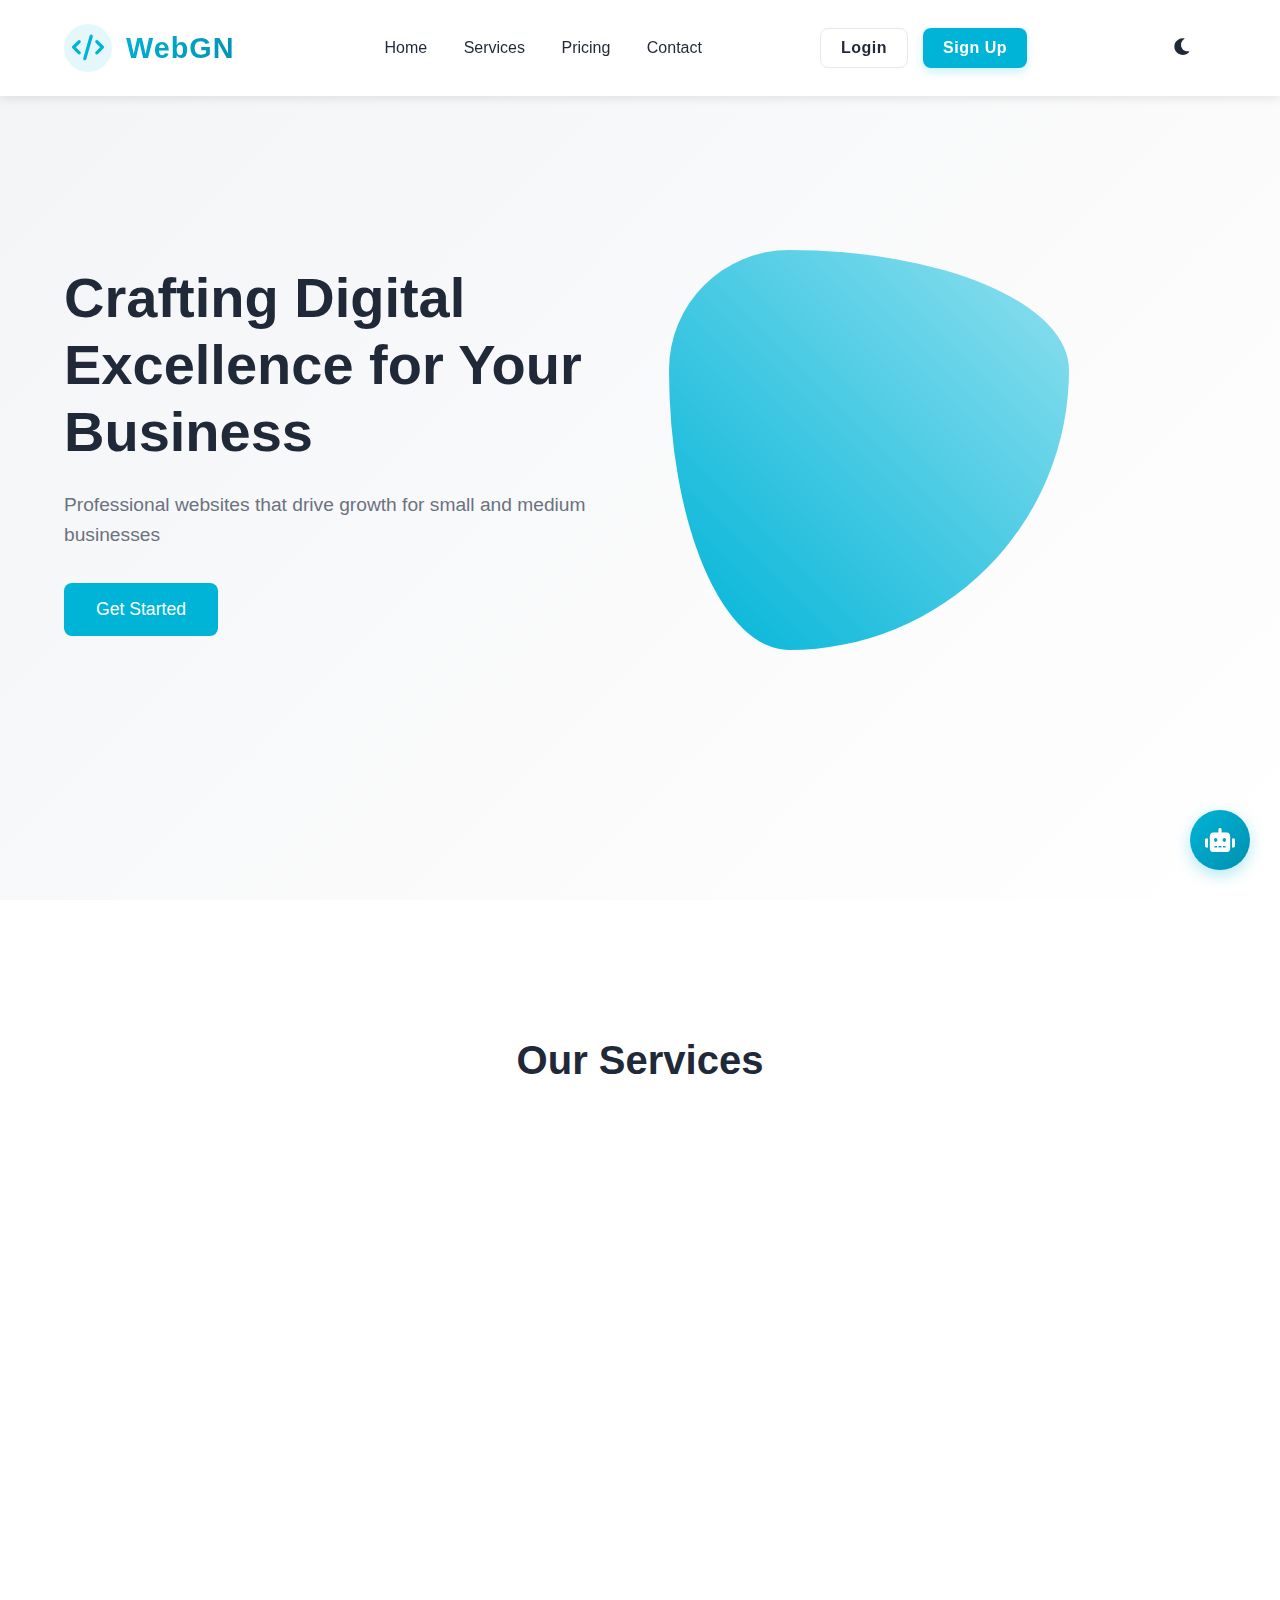
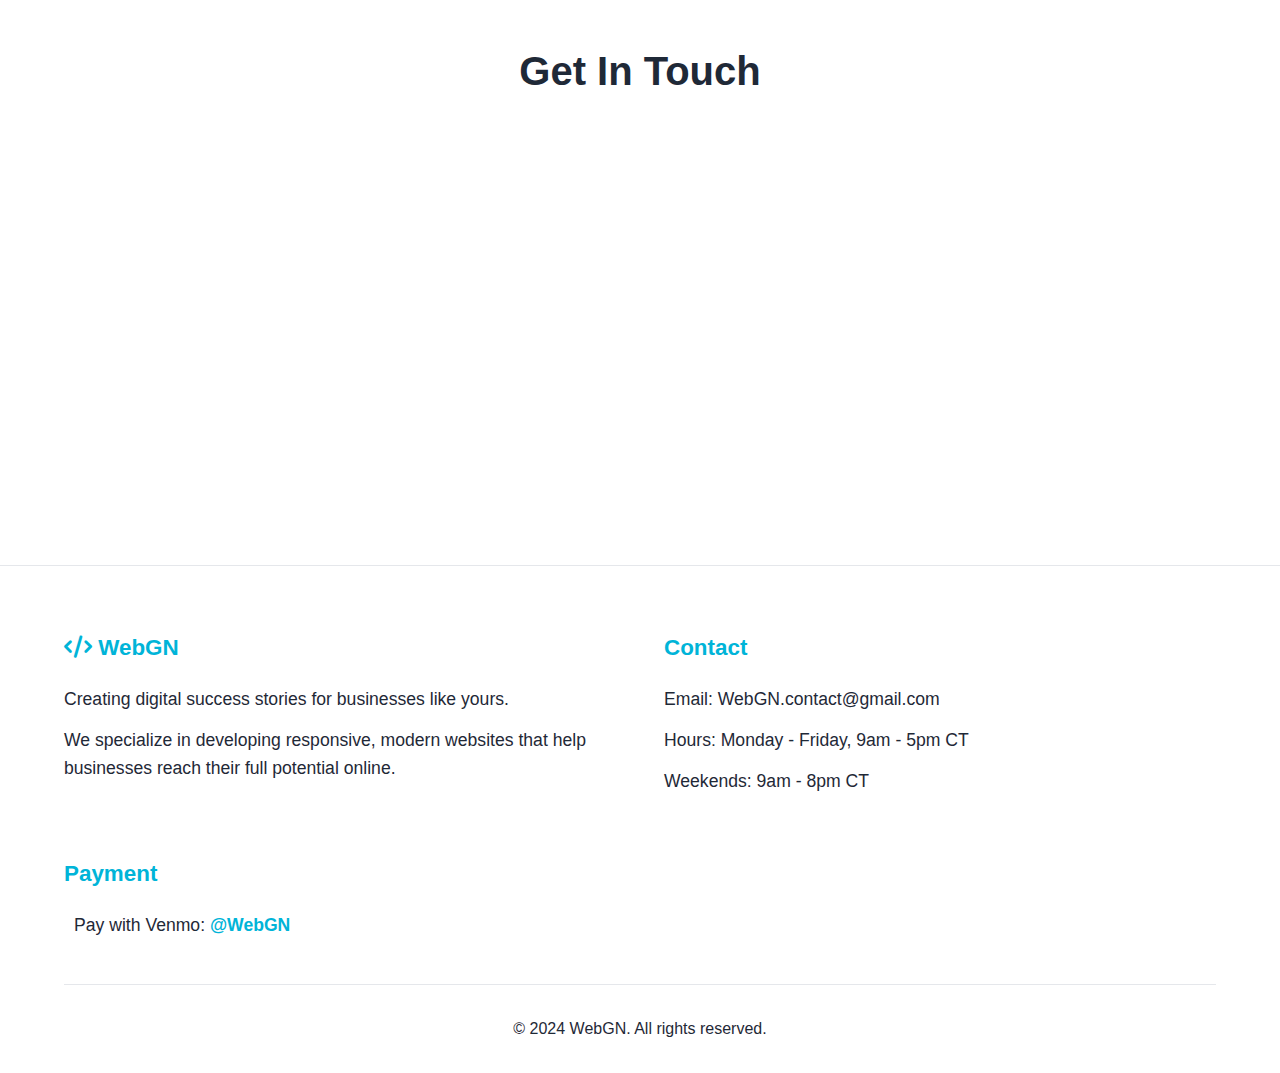
<file: index.html>
<!DOCTYPE html>
<html lang="en">
<head>
    <meta charset="UTF-8">
    <meta name="viewport" content="width=device-width, initial-scale=1.0">
    <title>WebGN - Professional Web Solutions</title>
    <link rel="icon" type="image/svg+xml" href="[data-uri]">
    <link rel="stylesheet" href="styles.css">
    <link rel="stylesheet" href="https://cdnjs.cloudflare.com/ajax/libs/font-awesome/6.0.0/css/all.min.css">
</head>
<body>
    <nav class="navbar">
        <a href="index.html" class="logo-link">
            <div class="logo">
                <i class="fas fa-code"></i>
                <span>WebGN</span>
            </div>
        </a>
        <div class="nav-links">
            <a href="#home">Home</a>
            <a href="#services">Services</a>
            <a href="pricing.html" class="pricing-btn">Pricing</a>
            <a href="#contact">Contact</a>
        </div>
        <div class="auth-buttons">
            <button id="login-btn" class="auth-btn login-btn">Login</button>
            <button id="signup-btn" class="auth-btn signup-btn">Sign Up</button>
        </div>
        <button class="theme-toggle" aria-label="Toggle dark mode">
            <i class="fas fa-moon"></i>
        </button>
        <div class="menu-btn">
            <div class="bar"></div>
            <div class="bar"></div>
            <div class="bar"></div>
        </div>
    </nav>

    <section id="home" class="hero">
        <div class="hero-content">
            <h1>Crafting Digital Excellence for Your Business</h1>
            <p>Professional websites that drive growth for small and medium businesses</p>
            <a href="pricing.html"><button class="cta-button">Get Started</button></a>
        </div>
        <div class="hero-image">
            <div class="geometric-shape"></div>
        </div>
    </section>

    <section id="services" class="services">
        <h2>Our Services</h2>
        <div class="service-cards">
            <div class="service-card" data-aos="fade-up">
                <i class="fas fa-laptop-code"></i>
                <h3>Web Design</h3>
                <p>Custom-designed websites that reflect your brand identity</p>
            </div>
            <div class="service-card" data-aos="fade-up">
                <i class="fas fa-heart"></i>
                <h3>Customer Satisfaction</h3>
                <p>Customer satisfaction is our top priority</p>
            </div>
            <div class="service-card" data-aos="fade-up">
                <i class="fas fa-chart-line"></i>
                <h3>Potential Sales Boost</h3>
                <p>Boost your online visibility and reach more customers</p>
            </div>
        </div>
    </section>

    <section id="contact" class="contact">
        <h2>Get In Touch</h2>
        <div class="contact-container">
            <div class="contact-message">
                <p>To purchase our products or inquire about our services, please email us at:</p>
                <p class="contact-email"><i class="fas fa-envelope"></i> WebGN.contact@gmail.com</p>
                <p>We'll respond to your inquiry as soon as possible.</p>
            </div>
        </div>
    </section>

    <footer>
        <div class="footer-content">
            <div class="footer-section">
                <h3><i class="fas fa-code"></i> WebGN</h3>
                <p>Creating digital success stories for businesses like yours.</p>
                <p>We specialize in developing responsive, modern websites that help businesses reach their full potential online.</p>
            </div>
            <div class="footer-section">
                <h3>Contact</h3>
                <p>Email: WebGN.contact@gmail.com</p>
                <p>Hours: Monday - Friday, 9am - 5pm CT</p>
                <p>Weekends: 9am - 8pm CT</p>
            </div>
            <div class="footer-section">
                <h3>Payment</h3>
                <div class="venmo-container">
                    <i class="fab fa-venmo"></i>
                    <p>Pay with Venmo: <span class="venmo-id">@WebGN</span></p>
                </div>
            </div>
        </div>
        <div class="footer-bottom">
            <p>&copy; 2024 WebGN. All rights reserved.</p>
        </div>
    </footer>

    <!-- Login Modal -->
    <div id="login-modal" class="modal">
        <div class="modal-content">
            <span class="close-modal">&times;</span>
            <h2>Login</h2>
            <form id="login-form" class="auth-form">
                <div class="form-group">
                    <i class="fas fa-envelope"></i>
                    <input type="email" id="login-email" placeholder="Email Address" required>
                </div>
                <div class="form-group">
                    <i class="fas fa-lock"></i>
                    <input type="password" id="login-password" placeholder="Password" required>
                </div>
                <div class="form-options">
                    <label>
                        <input type="checkbox"> Remember me
                    </label>
                    <a href="#" class="forgot-password">Forgot Password?</a>
                </div>
                <button type="submit" class="submit-btn">
                    <span>Login</span>
                    <i class="fas fa-sign-in-alt"></i>
                </button>
                <p class="form-switch">Don't have an account? <a href="#" id="switch-to-signup">Sign up</a></p>
            </form>
        </div>
    </div>

    <!-- Signup Modal -->
    <div id="signup-modal" class="modal">
        <div class="modal-content">
            <span class="close-modal">&times;</span>
            <h2>Create Account</h2>
            <form id="signup-form" class="auth-form">
                <div class="form-group">
                    <i class="fas fa-user"></i>
                    <input type="text" id="signup-name" placeholder="Full Name" required>
                </div>
                <div class="form-group">
                    <i class="fas fa-envelope"></i>
                    <input type="email" id="signup-email" placeholder="Email Address" required>
                </div>
                <div class="form-group">
                    <i class="fas fa-lock"></i>
                    <input type="password" id="signup-password" placeholder="Password" required>
                </div>
                <div class="form-group">
                    <i class="fas fa-lock"></i>
                    <input type="password" id="signup-confirm-password" placeholder="Confirm Password" required>
                </div>
                <button type="submit" class="submit-btn">
                    <span>Create Account</span>
                    <i class="fas fa-user-plus"></i>
                </button>
                <p class="form-switch">Already have an account? <a href="#" id="switch-to-login">Login</a></p>
            </form>
        </div>
    </div>
    
    <!-- AI Assistant Chat Widget -->
    <div class="ai-assistant-container">
        <div class="ai-chat-widget" id="ai-chat-widget">
            <div class="ai-chat-header">
                <div class="ai-chat-title">
                    <i class="fas fa-robot"></i>
                    <span>WebGN Assistant</span>
                </div>
                <div class="ai-chat-controls">
                    <button class="ai-chat-minimize"><i class="fas fa-minus"></i></button>
                    <button class="ai-chat-close"><i class="fas fa-times"></i></button>
                </div>
            </div>
            <div class="ai-chat-messages" id="ai-chat-messages">
                <div class="ai-message">
                    <div class="ai-avatar">
                        <i class="fas fa-robot"></i>
                    </div>
                    <div class="ai-message-content">
                        <p>Hi there! 👋 I'm your WebGN Assistant. How can I help you today?</p>
                    </div>
                </div>
            </div>
            <div class="ai-chat-input">
                <input type="text" id="ai-user-input" placeholder="Type your message here...">
                <button id="ai-send-btn"><i class="fas fa-paper-plane"></i></button>
            </div>
        </div>
        <button class="ai-assistant-button" id="ai-assistant-toggle">
            <i class="fas fa-robot"></i>
        </button>
    </div>

    <script src="script.js"></script>
</body>
</html>
</file>
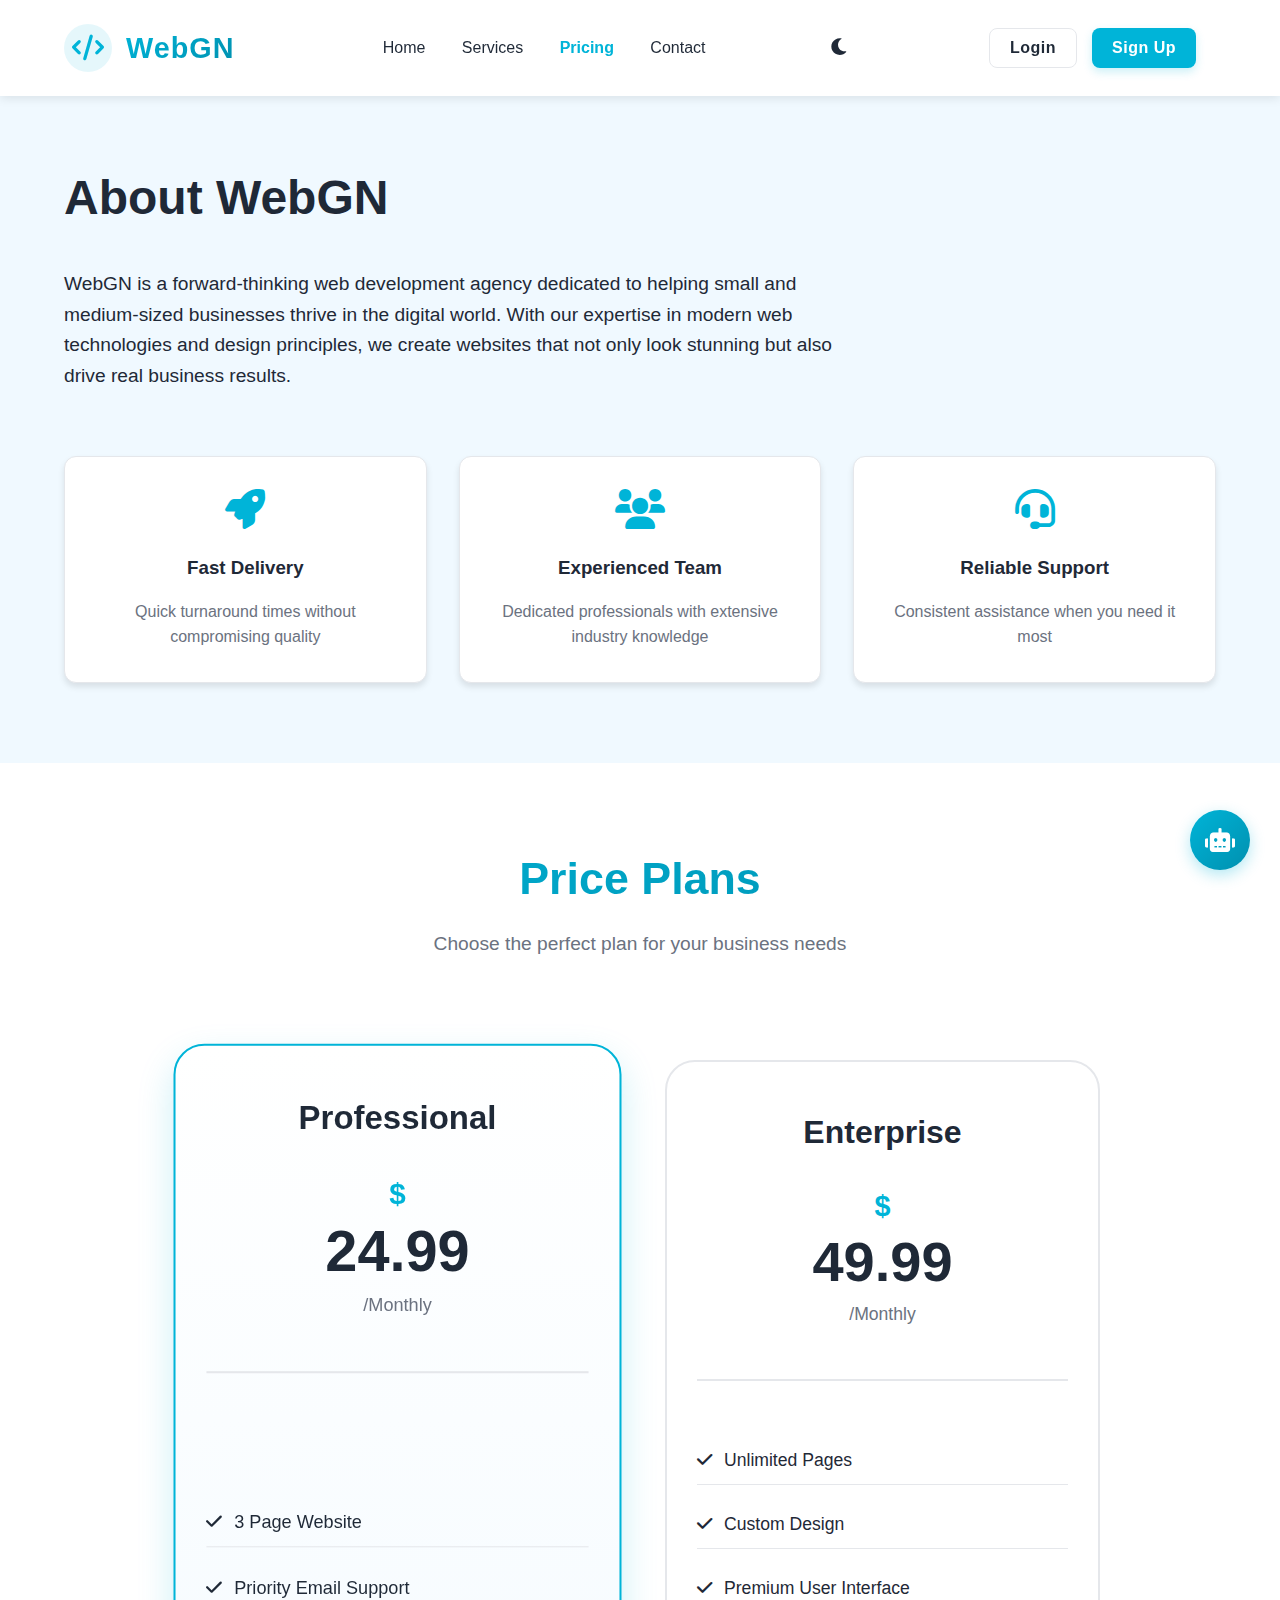
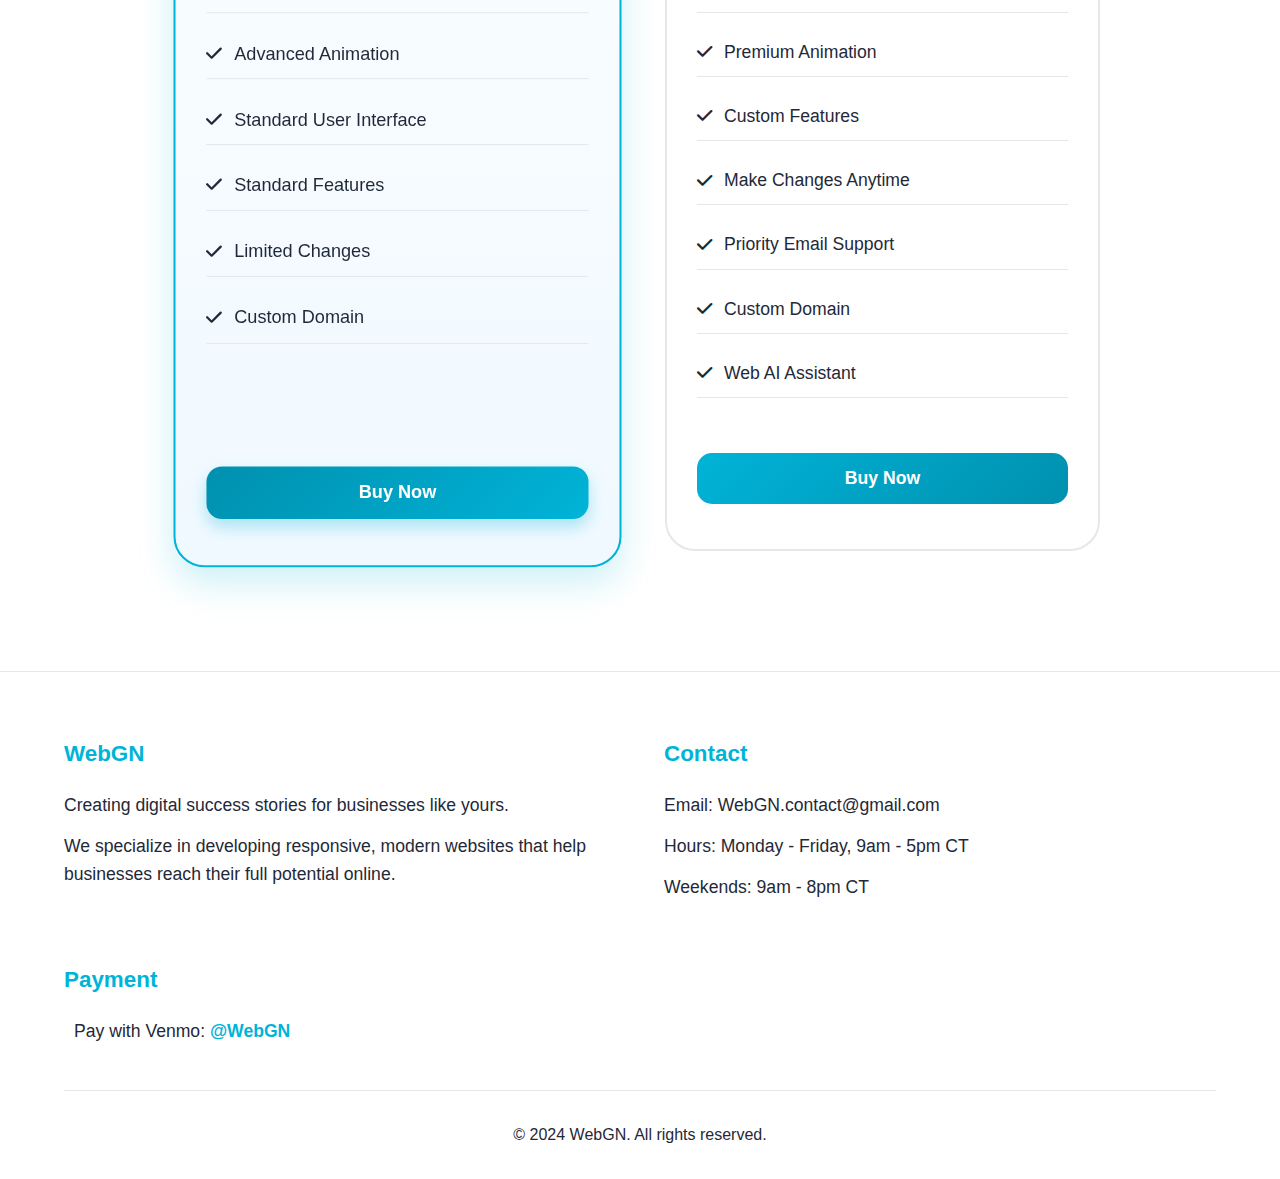
<file: pricing.html>
<!DOCTYPE html>
<html lang="en">
<head>
    <meta charset="UTF-8">
    <meta name="viewport" content="width=device-width, initial-scale=1.0">
    <title>Pricing & About - WebGN</title>
    <link rel="icon" type="image/svg+xml" href="[data-uri]">
    <link rel="stylesheet" href="styles.css">
    <link rel="stylesheet" href="pricing-styles.css">
    <link rel="stylesheet" href="https://cdnjs.cloudflare.com/ajax/libs/font-awesome/6.0.0/css/all.min.css">
</head>
<body>
    <nav class="navbar">
        <a href="index.html" class="logo-link">
            <div class="logo">
                <i class="fas fa-code"></i>
                <span>WebGN</span>
            </div>
        </a>
        <div class="nav-links">
            <a href="index.html">Home</a>
            <a href="index.html#services">Services</a>
            <a href="pricing.html" class="pricing-btn">Pricing</a>
            <a href="index.html#contact">Contact</a>
        </div>
        <button class="theme-toggle" aria-label="Toggle dark mode">
            <i class="fas fa-moon"></i>
        </button>
        <div class="menu-btn">
            <div class="bar"></div>
            <div class="bar"></div>
            <div class="bar"></div>
        </div>
        <div class="auth-buttons">
            <button id="login-btn" class="auth-btn login-btn">Login</button>
            <button id="signup-btn" class="auth-btn signup-btn">Sign Up</button>
        </div>
    </nav>

    <section class="about-section">
        <div class="about-content">
            <h1>About WebGN</h1>
            <p class="about-text">WebGN is a forward-thinking web development agency dedicated to helping small and medium-sized businesses thrive in the digital world. With our expertise in modern web technologies and design principles, we create websites that not only look stunning but also drive real business results.</p>
            
            <div class="about-features">
                <div class="feature">
                    <i class="fas fa-rocket"></i>
                    <h3>Fast Delivery</h3>
                    <p>Quick turnaround times without compromising quality</p>
                </div>
                <div class="feature">
                    <i class="fas fa-users"></i>
                    <h3>Experienced Team</h3>
                    <p>Dedicated professionals with extensive industry knowledge</p>
                </div>
                <div class="feature">
                    <i class="fas fa-headset"></i>
                    <h3>Reliable Support</h3>
                    <p>Consistent assistance when you need it most</p>
                </div>
            </div>
        </div>
    </section>

    <section class="pricing-section">
        <h2>Price Plans</h2>
        <p class="pricing-subtitle">Choose the perfect plan for your business needs</p>
        
        <div class="pricing-grid">
            <div class="pricing-card featured">
                <div class="pricing-header">
                    <h3>Professional</h3>
                    <div class="price">
                        <span class="currency">$</span>
                        <span class="amount">24.99</span>
                        <span class="period">/Monthly</span>
                    </div>
                </div>
                <ul class="pricing-features">
                    <li><i class="fas fa-check"></i> 3 Page Website</li>
                    <li><i class="fas fa-check"></i> Priority Email Support</li>
                    <li><i class="fas fa-check"></i> Advanced Animation</li>
                    <li><i class="fas fa-check"></i> Standard User Interface</li>
                    <li><i class="fas fa-check"></i> Standard Features</li>
                    <li><i class="fas fa-check"></i> Limited Changes</li>
                    <li><i class="fas fa-check"></i>Custom Domain</li>
                </ul>
                <a href="index.html#contact"><button class="pricing-cta">Buy Now</button></a>
            </div>

            <div class="pricing-card">
                <div class="pricing-header">
                    <h3>Enterprise</h3>
                    <div class="price">
                        <span class="currency">$</span>
                        <span class="amount">49.99</span>
                        <span class="period">/Monthly</span>
                    </div>
                </div>
                <ul class="pricing-features">
                    <li><i class="fas fa-check"></i> Unlimited Pages</li>
                    <li><i class="fas fa-check"></i> Custom Design</li>
                    <li><i class="fas fa-check"></i>Premium User Interface</li>
                    <li><i class="fas fa-check"></i> Premium Animation</li>
                    <li><i class="fas fa-check"></i> Custom Features</li>
                    <li><i class="fas fa-check"></i> Make Changes Anytime</li>
                    <li><i class="fas fa-check"></i> Priority Email Support</li>
                    <li><i class="fas fa-check"></i>Custom Domain</li>
                    <li><i class="fas fa-check"></i>Web AI Assistant</li>
                </ul>
                <a href="index.html#contact"><button class="pricing-cta">Buy Now</button></a>
            </div>
        </div>
    </section>

    <footer>
        <div class="footer-content">
            <div class="footer-section">
                <h3>WebGN</h3>
                <p>Creating digital success stories for businesses like yours.</p>
                <p>We specialize in developing responsive, modern websites that help businesses reach their full potential online.</p>
            </div>
            <div class="footer-section">
                <h3>Contact</h3>
                <p>Email: WebGN.contact@gmail.com</p>
                <p>Hours: Monday - Friday, 9am - 5pm CT</p>
                <p>Weekends: 9am - 8pm CT</p>
            </div>
            <div class="footer-section">
                <h3>Payment</h3>
                <div class="venmo-container">
                    <i class="fab fa-venmo"></i>
                    <p>Pay with Venmo: <span class="venmo-id">@WebGN</span></p>
                </div>
            </div>
        </div>
        <div class="footer-bottom">
            <p>&copy; 2024 WebGN. All rights reserved.</p>
        </div>
    </footer>

    <!-- Login Modal -->
    <div id="login-modal" class="modal">
        <div class="modal-content">
            <span class="close-modal">&times;</span>
            <h2>Login</h2>
            <form id="login-form" class="auth-form">
                <div class="form-group">
                    <i class="fas fa-envelope"></i>
                    <input type="email" id="login-email" placeholder="Email Address" required>
                </div>
                <div class="form-group">
                    <i class="fas fa-lock"></i>
                    <input type="password" id="login-password" placeholder="Password" required>
                </div>
                <div class="form-options">
                    <label>
                        <input type="checkbox"> Remember me
                    </label>
                    <a href="#" class="forgot-password">Forgot Password?</a>
                </div>
                <button type="submit" class="submit-btn">
                    <span>Login</span>
                    <i class="fas fa-sign-in-alt"></i>
                </button>
                <p class="form-switch">Don't have an account? <a href="#" id="switch-to-signup">Sign up</a></p>
            </form>
        </div>
    </div>

    <!-- Signup Modal -->
    <div id="signup-modal" class="modal">
        <div class="modal-content">
            <span class="close-modal">&times;</span>
            <h2>Create Account</h2>
            <form id="signup-form" class="auth-form">
                <div class="form-group">
                    <i class="fas fa-user"></i>
                    <input type="text" id="signup-name" placeholder="Full Name" required>
                </div>
                <div class="form-group">
                    <i class="fas fa-envelope"></i>
                    <input type="email" id="signup-email" placeholder="Email Address" required>
                </div>
                <div class="form-group">
                    <i class="fas fa-lock"></i>
                    <input type="password" id="signup-password" placeholder="Password" required>
                </div>
                <div class="form-group">
                    <i class="fas fa-lock"></i>
                    <input type="password" id="signup-confirm-password" placeholder="Confirm Password" required>
                </div>
                <button type="submit" class="submit-btn">
                    <span>Create Account</span>
                    <i class="fas fa-user-plus"></i>
                </button>
                <p class="form-switch">Already have an account? <a href="#" id="switch-to-login">Login</a></p>
            </form>
        </div>
    </div>

    <!-- AI Assistant Chat Widget -->
    <div class="ai-assistant-container">
        <div class="ai-chat-widget" id="ai-chat-widget">
            <div class="ai-chat-header">
                <div class="ai-chat-title">
                    <i class="fas fa-robot"></i>
                    <span>WebGN Assistant</span>
                </div>
                <div class="ai-chat-controls">
                    <button class="ai-chat-minimize"><i class="fas fa-minus"></i></button>
                    <button class="ai-chat-close"><i class="fas fa-times"></i></button>
                </div>
            </div>
            <div class="ai-chat-messages" id="ai-chat-messages">
                <div class="ai-message">
                    <div class="ai-avatar">
                        <i class="fas fa-robot"></i>
                    </div>
                    <div class="ai-message-content">
                        <p>Hi there! 👋 I'm your WebGN Assistant. How can I help you today?</p>
                    </div>
                </div>
            </div>
            <div class="ai-chat-input">
                <input type="text" id="ai-user-input" placeholder="Type your message here...">
                <button id="ai-send-btn"><i class="fas fa-paper-plane"></i></button>
            </div>
        </div>
        <button class="ai-assistant-button" id="ai-assistant-toggle">
            <i class="fas fa-robot"></i>
        </button>
    </div>

    <script src="script.js"></script>
</body>
</html>
</file>
<file: pricing-styles.css>
/* About Section */
.about-section {
    padding: 10rem 5% 5rem;
    background: var(--accent-bg);
}

.about-content {
    max-width: 1200px;
    margin: 0 auto;
}

.about-content h1 {
    font-size: 3rem;
    margin-bottom: 2rem;
    color: var(--text-color);
}

.about-text {
    font-size: 1.2rem;
    color: var(--text-color);
    margin-bottom: 4rem;
    max-width: 800px;
}

.about-features {
    display: grid;
    grid-template-columns: repeat(auto-fit, minmax(250px, 1fr));
    gap: 2rem;
    margin-top: 3rem;
}

.feature {
    text-align: center;
    padding: 2rem;
    background: var(--card-bg);
    border-radius: 12px;
    box-shadow: 0 4px 6px var(--shadow-color);
    transition: var(--transition);
    border: 1px solid var(--border-color);
}

.feature:hover {
    transform: translateY(-5px);
    box-shadow: 0 8px 12px var(--shadow-color);
}

.feature i {
    font-size: 2.5rem;
    color: var(--primary-color);
    margin-bottom: 1.5rem;
}

.feature h3 {
    margin-bottom: 1rem;
    color: var(--text-color);
}

.feature p {
    color: var(--light-text);
}

/* Pricing Section */
.pricing-section {
    padding: 80px 5%;
    background: var(--background);
}

.pricing-section h2 {
    text-align: center;
    font-size: 2.8rem;
    margin-bottom: 15px;
    background: linear-gradient(135deg, var(--primary-color) 0%, #0090af 100%);
    -webkit-background-clip: text;
    -webkit-text-fill-color: transparent;
    position: relative;
}

.pricing-subtitle {
    text-align: center;
    color: var(--light-text);
    font-size: 1.2rem;
    margin-bottom: 60px;
}

.pricing-grid {
    display: flex;
    gap: 50px;
    max-width: 1000px;
    margin: 0 auto;
    padding: 40px;
    justify-content: center;
}

.pricing-card {
    background: var(--card-bg);
    border-radius: 30px;
    padding: 45px 30px;
    position: relative;
    transition: all 0.4s ease;
    border: 2px solid var(--border-color);
    overflow: hidden;
    display: flex;
    flex-direction: column;
    justify-content: space-between;
    min-height: 650px;
    transform: none;
    width: 100%;
    max-width: 450px;
}

.pricing-card.featured {
    background: linear-gradient(180deg, var(--card-bg) 0%, var(--accent-bg) 100%);
    border: 2px solid var(--primary-color);
    transform: scale(1.03);
    box-shadow: 0 15px 35px rgba(0, 180, 216, 0.2);
}

.pricing-card::before {
    content: '';
    position: absolute;
    top: 0;
    left: 0;
    width: 100%;
    height: 100%;
    background: linear-gradient(180deg, rgba(0, 180, 216, 0.1) 0%, rgba(0, 144, 175, 0.1) 100%);
    opacity: 0;
    transition: opacity 0.4s ease;
}

.pricing-card:hover {
    transform: translateY(-10px);
    box-shadow: 0 20px 40px rgba(0, 0, 0, 0.1);
    border-color: var(--primary-color);
}

.pricing-card.featured:hover {
    transform: scale(1.03) translateY(-10px);
    box-shadow: 0 25px 45px rgba(0, 180, 216, 0.3);
}

.pricing-header {
    text-align: center;
    margin-bottom: 40px;
    position: relative;
    padding-bottom: 30px;
    border-bottom: 2px solid var(--border-color);
}

.pricing-header h3 {
    font-size: 2rem;
    margin-bottom: 25px;
    color: var(--text-color);
}

.price {
    display: flex;
    flex-direction: column;
    align-items: center;
    gap: 5px;
    margin-bottom: 20px;
}

.currency {
    font-size: 1.8rem;
    color: var(--primary-color);
    font-weight: 600;
}

.amount {
    font-size: 3.5rem;
    font-weight: 700;
    color: var(--text-color);
    line-height: 1;
}

.period {
    font-size: 1.1rem;
    color: var(--light-text);
    margin-top: 5px;
}

.pricing-features {
    list-style: none;
    padding: 0;
    margin: 0 0 40px 0;
}

.pricing-features li {
    margin: 15px 0;
    color: var(--text-color);
    display: flex;
    align-items: center;
    gap: 12px;
    font-size: 1.1rem;
    padding: 10px 0;
    border-bottom: 1px solid var(--border-color);
}

.pricing-cta {
    background: linear-gradient(135deg, var(--primary-color) 0%, #0090af 100%);
    color: white;
    border: none;
    padding: 15px 30px;
    border-radius: 15px;
    font-size: 1.1rem;
    font-weight: 600;
    cursor: pointer;
    transition: all 0.3s ease;
    width: 100%;
    margin-top: auto;
    position: relative;
    overflow: hidden;
}

.pricing-cta::before {
    content: '';
    position: absolute;
    top: 0;
    left: -100%;
    width: 100%;
    height: 100%;
    background: linear-gradient(90deg, transparent, rgba(255, 255, 255, 0.2), transparent);
    transition: left 0.5s ease;
}

.pricing-cta:hover {
    transform: translateY(-3px);
    box-shadow: 0 10px 20px rgba(0, 180, 216, 0.3);
}

.pricing-cta:hover::before {
    left: 100%;
}

.featured .pricing-cta {
    background: linear-gradient(135deg, #0090af 0%, var(--primary-color) 100%);
    box-shadow: 0 8px 16px rgba(0, 180, 216, 0.3);
}

/* Responsive Design */
@media (max-width: 900px) {
    .pricing-grid {
        flex-direction: column;
        max-width: 500px;
        gap: 40px;
    }

    .pricing-card {
        margin: 0 auto;
        min-height: 600px;
    }
}

@media (max-width: 768px) {
    .about-section {
        padding: 8rem 5% 4rem;
    }

    .about-content h1 {
        font-size: 2.5rem;
    }
    
    .about-text {
        font-size: 1.1rem;
        margin-bottom: 2rem;
    }
    
    .about-features {
        grid-template-columns: 1fr;
        gap: 1.5rem;
    }
    
    .feature {
        padding: 1.5rem;
    }
    
    .feature i {
        font-size: 2rem;
        margin-bottom: 1rem;
    }
    
    .pricing-section {
        padding: 4rem 5%;
    }
    
    .pricing-section h2 {
        font-size: 2rem;
    }
    
    .pricing-subtitle {
        font-size: 1.1rem;
        margin-bottom: 2.5rem;
    }
    
    .pricing-grid {
        padding: 20px;
        gap: 40px;
        max-width: 400px;
    }

    .pricing-card {
        min-height: 550px;
        padding: 35px 25px;
    }

    .pricing-card.featured {
        transform: scale(1.02);
    }
}

/* Small mobile devices */
@media (max-width: 480px) {
    .about-section {
        padding: 6rem 4% 3rem;
    }
    
    .about-content h1 {
        font-size: 2rem;
        margin-bottom: 1.5rem;
    }
    
    .feature i {
        font-size: 1.8rem;
    }
    
    .pricing-section {
        padding: 60px 4%;
    }
    
    .pricing-grid {
        padding: 15px;
        gap: 30px;
        max-width: 320px;
    }

    .pricing-card {
        padding: 30px 20px;
        min-height: 500px;
    }
    
    .pricing-card.featured {
        min-height: 520px;
    }
    
    .amount {
        font-size: 2.8rem;
    }
    
    .pricing-features li {
        font-size: 1rem;
        padding: 8px 0;
    }
}

/* Navigation Pricing Button Highlight */
.nav-links .pricing-btn {
    color: var(--primary-color);
    font-weight: 600;
}
</file>
<file: styles.css>
/* Modern CSS Reset */
* {
    margin: 0;
    padding: 0;
    box-sizing: border-box;
}

/* Variables */
:root {
    --primary-color: #00b4d8;
    --primary-color-rgb: 0, 180, 216;
    --secondary-color: #000000;
    --text-color: #1f2937;
    --light-text: #6b7280;
    --background: #ffffff;
    --accent-bg: #f0f9ff;
    --card-bg: #ffffff;
    --nav-bg: rgba(255, 255, 255, 0.95);
    --border-color: #e5e7eb;
    --shadow-color: rgba(0, 0, 0, 0.1);
    --hero-gradient: linear-gradient(135deg, #f3f4f6 0%, #ffffff 100%);
    --transition: all 0.3s ease;
}

[data-theme="dark"] {
    --primary-color: #00b4d8;
    --primary-color-rgb: 0, 180, 216;
    --secondary-color: #ffffff;
    --text-color: #e5e7eb;
    --light-text: #9ca3af;
    --background: #111827;
    --accent-bg: #1f2937;
    --card-bg: #1f2937;
    --nav-bg: rgba(17, 24, 39, 0.95);
    --border-color: #374151;
    --shadow-color: rgba(0, 0, 0, 0.3);
    --hero-gradient: linear-gradient(135deg, #111827 0%, #1f2937 100%);
}

body {
    font-family: 'Inter', -apple-system, BlinkMacSystemFont, sans-serif;
    line-height: 1.6;
    color: var(--text-color);
    overflow-x: hidden;
    background: var(--background);
}

/* Theme Toggle Button */
.theme-toggle {
    background: transparent;
    border: none;
    color: var(--text-color);
    cursor: pointer;
    padding: 0.5rem;
    font-size: 1.2rem;
    margin-right: 1rem;
    transition: var(--transition);
}

.theme-toggle:hover {
    color: var(--primary-color);
    transform: scale(1.1);
}

/* Navigation */
.navbar {
    position: fixed;
    top: 0;
    width: 100%;
    padding: 1.5rem 5%;
    background: var(--nav-bg);
    backdrop-filter: blur(10px);
    display: flex;
    justify-content: space-between;
    align-items: center;
    z-index: 1000;
    box-shadow: 0 2px 10px rgba(0, 0, 0, 0.1);
}

.logo {
    font-size: 1.8rem;
    font-weight: 700;
    color: var(--primary-color);
    letter-spacing: 1px;
    cursor: pointer;
    display: flex;
    align-items: center;
    gap: 14px;
}

.logo-link {
    text-decoration: none;
    color: inherit;
    display: flex;
    align-items: center;
}

.logo i {
    font-size: 1.6rem;
    color: var(--primary-color);
    position: relative;
    z-index: 2;
    height: 48px;
    width: 48px;
    display: flex;
    align-items: center;
    justify-content: center;
    border-radius: 50%;
    transition: transform 0.5s cubic-bezier(0.175, 0.885, 0.32, 1.275),
                color 0.3s ease,
                background-color 0.3s ease;
    background-color: rgba(0, 180, 216, 0.1);
    animation: spin-logo 8s infinite linear;
}

.logo i::before {
    position: relative;
    z-index: 2;
    display: flex;
    align-items: center;
    justify-content: center;
    width: 100%;
    height: 100%;
}

.logo:hover i {
    transform: scale(1.1) rotate(10deg);
    color: #0090af;
    background-color: rgba(0, 180, 216, 0.2);
    animation-play-state: paused;
}

.logo span {
    background: linear-gradient(135deg, var(--primary-color) 0%, #0090af 100%);
    -webkit-background-clip: text;
    -webkit-text-fill-color: transparent;
    background-clip: text;
    position: relative;
    transition: transform 0.4s ease;
}

.logo span::after {
    content: '';
    position: absolute;
    bottom: -4px;
    left: 0;
    width: 0;
    height: 2px;
    background: linear-gradient(90deg, var(--primary-color) 0%, #0090af 100%);
    transition: width 0.4s ease;
}

.logo:hover span {
    transform: translateY(-2px);
}

.logo:hover span::after {
    width: 100%;
}

.nav-links a {
    margin-left: 2rem;
    text-decoration: none;
    color: var(--text-color);
    font-weight: 500;
    transition: var(--transition);
}

.nav-links a:hover {
    color: var(--primary-color);
}

.menu-btn {
    display: none;
}

/* Hero Section */
.hero {
    min-height: 100vh;
    display: flex;
    align-items: center;
    padding: 0 5%;
    background: var(--hero-gradient);
}

.hero-content {
    flex: 1;
    padding-right: 5%;
}

.hero h1 {
    font-size: 3.5rem;
    line-height: 1.2;
    margin-bottom: 1.5rem;
    animation: fadeInUp 1s ease;
}

.hero p {
    font-size: 1.2rem;
    color: var(--light-text);
    margin-bottom: 2rem;
    animation: fadeInUp 1s ease 0.2s;
    animation-fill-mode: both;
}

.cta-button {
    padding: 1rem 2rem;
    font-size: 1.1rem;
    background: var(--primary-color);
    color: white;
    border: none;
    border-radius: 8px;
    cursor: pointer;
    transition: var(--transition);
    animation: fadeInUp 1s ease 0.4s;
    animation-fill-mode: both;
}

.cta-button:hover {
    background: var(--secondary-color);
    transform: translateY(-2px);
}

.hero-image {
    flex: 1;
    position: relative;
}

.geometric-shape {
    width: 400px;
    height: 400px;
    background: linear-gradient(45deg, var(--primary-color), #90e0ef);
    border-radius: 30% 70% 70% 30% / 30% 30% 70% 70%;
    animation: morphShape 15s ease-in-out infinite;
}

/* Services Section */
.services {
    padding: 8rem 5%;
    background: var(--background);
}

.services h2 {
    text-align: center;
    font-size: 2.5rem;
    margin-bottom: 4rem;
}

.service-cards {
    display: grid;
    grid-template-columns: repeat(auto-fit, minmax(250px, 1fr));
    gap: 2rem;
}

.service-card {
    padding: 2rem;
    background: var(--card-bg);
    border-radius: 12px;
    box-shadow: 0 4px 6px var(--shadow-color);
    transition: transform 0.4s cubic-bezier(0.175, 0.885, 0.32, 1.275), 
                box-shadow 0.4s ease, 
                background-color 0.4s ease;
    text-align: center;
    border: 1px solid var(--border-color);
    position: relative;
    overflow: hidden;
    z-index: 1;
}

.service-card::before {
    content: '';
    position: absolute;
    top: 0;
    left: 0;
    width: 100%;
    height: 100%;
    background: linear-gradient(135deg, rgba(0, 180, 216, 0.1) 0%, rgba(0, 180, 216, 0.05) 100%);
    z-index: -1;
    opacity: 0;
    transition: opacity 0.4s ease;
}

.service-card:hover {
    transform: translateY(-15px) scale(1.03);
    box-shadow: 0 15px 30px rgba(0, 180, 216, 0.15);
    border-color: rgba(0, 180, 216, 0.3);
}

.service-card:hover::before {
    opacity: 1;
}

.service-card i {
    font-size: 2.5rem;
    color: var(--primary-color);
    margin-bottom: 1.5rem;
    transition: transform 0.5s ease, color 0.3s ease;
}

.service-card:hover i {
    transform: scale(1.2) rotate(5deg);
    color: #0090af;
}

.service-card h3 {
    transition: transform 0.3s ease, color 0.3s ease;
    margin-bottom: 1rem;
}

.service-card p {
    transition: transform 0.3s ease 0.05s, color 0.3s ease;
}

.service-card:hover h3 {
    transform: translateY(-5px);
    color: var(--primary-color);
}

.service-card:hover p {
    transform: translateY(-3px);
}

/* Portfolio Section */
.portfolio {
    padding: 8rem 5%;
    background: var(--accent-bg);
}

.portfolio h2 {
    text-align: center;
    font-size: 2.5rem;
    margin-bottom: 4rem;
}

.portfolio-grid {
    display: grid;
    grid-template-columns: repeat(auto-fit, minmax(300px, 1fr));
    gap: 2rem;
}

.portfolio-item {
    position: relative;
    border-radius: 12px;
    overflow: hidden;
    background: var(--card-bg);
}

.portfolio-item img {
    width: 100%;
    height: 100%;
    object-fit: cover;
    transition: var(--transition);
}

.portfolio-overlay {
    position: absolute;
    bottom: -100%;
    left: 0;
    width: 100%;
    padding: 2rem;
    background: rgba(0, 0, 0, 0.9);
    color: white;
    transition: var(--transition);
}

.portfolio-item:hover .portfolio-overlay {
    bottom: 0;
}

.portfolio-item:hover img {
    transform: scale(1.1);
}

[data-theme="dark"] .portfolio-overlay {
    background: rgba(0, 0, 0, 0.95);
}

/* Contact Section */
.contact {
    padding: 8rem 5%;
    background: var(--background);
}

.contact h2 {
    text-align: center;
    font-size: 2.5rem;
    margin-bottom: 4rem;
}

.contact-container {
    display: flex;
    justify-content: center;
    align-items: center;
    width: 100%;
}

/* Contact form styles */
.contact-form {
    width: 100%;
    max-width: 600px;
    padding: 30px;
    background: rgba(255, 255, 255, 0.95);
    border-radius: 15px;
    box-shadow: 0 10px 30px rgba(0, 0, 0, 0.1);
}

/* Contact message styles (replaces contact form) */
.contact-message {
    width: 100%;
    max-width: 600px;
    padding: 2.5rem;
    background: var(--card-bg);
    border-radius: 15px;
    box-shadow: 0 10px 30px var(--shadow-color);
    text-align: center;
    transition: transform 0.5s cubic-bezier(0.175, 0.885, 0.32, 1.275),
                box-shadow 0.5s ease,
                border-color 0.5s ease;
    animation: fadeInUp 0.8s ease forwards;
    transform: translateY(20px);
    opacity: 0;
    border: 1px solid var(--border-color);
    position: relative;
    overflow: hidden;
}

.contact-message::before {
    content: '';
    position: absolute;
    top: 0;
    left: 0;
    width: 100%;
    height: 100%;
    background: linear-gradient(135deg, transparent 0%, rgba(var(--primary-color-rgb), 0.05) 100%);
    opacity: 0;
    transition: opacity 0.5s ease;
    z-index: 0;
}

.contact-message > * {
    position: relative;
    z-index: 1;
}

.contact-message:hover {
    transform: translateY(-5px) scale(1.02);
    box-shadow: 0 20px 40px var(--shadow-color);
    border-color: var(--primary-color);
}

.contact-message:hover::before {
    opacity: 1;
}

@keyframes pulse {
    0% { transform: scale(1); }
    50% { transform: scale(1.05); }
    100% { transform: scale(1); }
}

.contact-message:hover .contact-email {
    animation: pulse 1.5s infinite;
    color: var(--primary-color) !important;
}

.contact-message p {
    margin-bottom: 15px;
    font-size: 1.1rem;
    color: var(--text-color);
}

.contact-email {
    font-size: 1.5rem !important;
    font-weight: 600;
    color: var(--primary-color) !important;
    margin: 20px 0;
    transition: all 0.5s ease;
    display: inline-block;
}

.contact-email i {
    margin-right: 10px;
    color: var(--primary-color);
}

[data-theme="dark"] .contact-message {
    background: var(--card-bg);
    color: var(--text-color);
}

[data-theme="dark"] .contact-message p {
    color: var(--text-color);
}

/* Footer */
footer {
    background: var(--background);
    color: var(--text-color);
    padding: 4rem 5% 2rem;
    border-top: 1px solid var(--border-color);
}

.footer-content {
    display: grid;
    grid-template-columns: 1fr 1fr;
    gap: 3rem;
    margin-bottom: 2rem;
}

.footer-section h3 {
    margin-bottom: 1.2rem;
    color: var(--primary-color);
    font-weight: 700;
    font-size: 1.4rem;
}

.footer-section p {
    color: var(--text-color);
    line-height: 1.6;
    margin-bottom: 0.8rem;
    font-size: 1.1rem;
}

/* Venmo payment styles */
.venmo-container {
    display: flex;
    align-items: center;
    margin-top: 0.5rem;
}

.venmo-container i {
    font-size: 1.8rem;
    color: #3D95CE;
    margin-right: 10px;
}

.venmo-id {
    font-weight: 600;
    color: var(--primary-color);
}

/* Footer bottom styles */
.footer-bottom {
    padding-top: 2rem;
    text-align: center;
    border-top: 1px solid var(--border-color);
}

.footer-bottom p {
    color: var(--text-color);
    font-size: 1rem;
    line-height: 1.5;
}

/* Animations */
@keyframes fadeInUp {
    from {
        opacity: 0;
        transform: translateY(20px);
    }
    to {
        opacity: 1;
        transform: translateY(0);
    }
}

@keyframes morphShape {
    0% {
        border-radius: 30% 70% 70% 30% / 30% 30% 70% 70%;
    }
    25% {
        border-radius: 58% 42% 75% 25% / 76% 46% 54% 24%;
    }
    50% {
        border-radius: 50% 50% 33% 67% / 55% 27% 73% 45%;
    }
    75% {
        border-radius: 33% 67% 58% 42% / 63% 68% 32% 37%;
    }
    100% {
        border-radius: 30% 70% 70% 30% / 30% 30% 70% 70%;
    }
}

@keyframes spin-logo {
    0% {
        transform: rotate(0deg);
    }
    100% {
        transform: rotate(360deg);
    }
}

/* Responsive Design */
@media (max-width: 768px) {
    /* Navigation mobile styles */
    .navbar {
        padding: 1rem 5%;
        z-index: 1000;
    }
    
    .nav-links {
        display: none;
        position: absolute;
        top: 100%;
        left: 0;
        width: 100%;
        flex-direction: column;
        background: var(--nav-bg);
        padding: 1rem 0;
        box-shadow: 0 10px 15px rgba(0, 0, 0, 0.1);
        border-top: 1px solid var(--border-color);
        z-index: 999;
    }
    
    .nav-links.active {
        display: flex !important;
    }
    
    .nav-links a {
        margin: 0;
        padding: 1rem 5%;
        display: block;
        text-align: center;
        border-bottom: 1px solid var(--border-color);
    }
    
    .nav-links a:last-child {
        border-bottom: none;
    }
    
    .pricing-btn {
        margin: 10px 5% !important;
    }
    
    .auth-buttons {
        display: none;
        position: absolute;
        width: 100%;
        left: 0;
        top: 100%;
        margin: 0;
        padding: 0.5rem 5%;
        justify-content: center;
        background: var(--nav-bg);
        border-top: 1px solid var(--border-color);
        box-shadow: 0 10px 15px rgba(0, 0, 0, 0.1);
        z-index: 998;
    }
    
    .auth-buttons.active {
        display: flex;
    }
    
    .menu-btn {
        display: block;
        cursor: pointer;
        z-index: 1001;
        margin-left: auto;
        margin-right: 15px;
        width: 30px;
        height: 25px;
        position: relative;
        padding: 10px;
        box-sizing: content-box;
    }
    
    .menu-btn .bar {
        width: 25px;
        height: 3px;
        background: var(--text-color);
        margin: 5px 0;
        transition: var(--transition);
        display: block;
        border-radius: 2px;
    }
    
    .menu-btn.active .bar:nth-child(1) {
        transform: rotate(-45deg) translate(-5px, 6px);
        background: var(--primary-color);
    }
    
    .menu-btn.active .bar:nth-child(2) {
        opacity: 0;
    }
    
    .menu-btn.active .bar:nth-child(3) {
        transform: rotate(45deg) translate(-5px, -6px);
        background: var(--primary-color);
    }
    
    .theme-toggle {
        margin-left: auto;
    }

    /* Hero section mobile styles */
    .hero {
        flex-direction: column;
        text-align: center;
        padding: 3rem 1rem;
        margin-top: 60px;
    }

    .hero-content {
        width: 100%;
        margin-bottom: 2rem;
    }

    .hero h1 {
        font-size: 2rem;
    }

    .geometric-shape {
        width: 250px;
        height: 250px;
    }
    
    .contact-message {
        padding: 1.5rem;
        max-width: 100%;
    }
    
    .contact-email {
        font-size: 1.2rem !important;
    }
    
    /* Adjust logo circle on mobile */
    .logo {
        gap: 10px;
    }
    
    .logo i {
        height: 40px;
        width: 40px;
        font-size: 1.4rem;
    }
    
    /* Footer responsive layout */
    .footer-content {
        grid-template-columns: 1fr;
        gap: 2rem;
    }
    
    .footer-section {
        text-align: center;
    }
    
    .venmo-container {
        justify-content: center;
        margin-top: 0.5rem;
    }

    /* Additional mobile responsive fixes */
    body {
        overflow-x: hidden;
    }
    
    .hero h1 {
        font-size: 2rem;
        line-height: 1.3;
    }
    
    .hero p {
        font-size: 1rem;
    }
    
    .service-cards {
        grid-template-columns: 1fr;
        gap: 2rem;
    }
    
    .contact-message {
        padding: 1.5rem;
        max-width: 100%;
    }
    
    .contact-email {
        font-size: 1.2rem !important;
    }
    
    /* Modal fixes for mobile */
    .modal-content {
        width: 95%;
        max-width: 400px;
        padding: 1.5rem;
    }
    
    .auth-form {
        padding: 1rem;
    }
    
    .form-group input,
    .auth-form .submit-btn {
        padding: 0.8rem 1rem;
    }
    
    /* Fix for long content overflow */
    img, video, iframe {
        max-width: 100%;
        height: auto;
    }
    
    /* Prevent navbar from wrapping */
    .navbar {
        flex-wrap: nowrap;
    }
    
    .logo span {
        font-size: 1.4rem;
    }
    
    /* Adjust padding for mobile */
    .contact, .services, .portfolio {
        padding: 5rem 5% 3rem;
    }
    
    h2 {
        font-size: 2rem;
        margin-bottom: 2.5rem;
    }
}

/* Small mobile devices */
@media (max-width: 480px) {
    .logo i {
        height: 36px;
        width: 36px;
        font-size: 1.2rem;
    }
    
    .logo span {
        font-size: 1.2rem;
    }
    
    .navbar {
        padding: 0.8rem 4%;
    }
    
    .hero h1 {
        font-size: 1.8rem;
    }
    
    .cta-button {
        width: 100%;
        max-width: 250px;
    }
    
    .contact-email {
        font-size: 1rem !important;
    }
    
    .modal-content {
        width: 90%;
    }
    
    .venmo-container i {
        font-size: 1.5rem;
    }
}

[data-theme="dark"] .geometric-shape {
    opacity: 0.8;
    box-shadow: 0 0 50px rgba(0, 180, 216, 0.3);
}

/* Auth Buttons */
.auth-buttons {
    display: flex;
    gap: 15px;
    margin-right: 20px;
}

.auth-btn {
    background: transparent;
    border: none;
    color: var(--text-color);
    font-weight: 600;
    cursor: pointer;
    padding: 10px 20px;
    border-radius: 8px;
    transition: var(--transition);
    font-size: 16px;
    letter-spacing: 0.5px;
}

.login-btn {
    border: 1px solid var(--border-color);
}

.signup-btn {
    background: var(--primary-color);
    color: white;
    box-shadow: 0 4px 10px rgba(0, 180, 216, 0.2);
}

.auth-btn:hover {
    transform: translateY(-3px);
}

.login-btn:hover {
    background-color: var(--accent-bg);
}

.signup-btn:hover {
    background-color: #0090af;
    box-shadow: 0 6px 12px rgba(0, 180, 216, 0.3);
}

/* Modal Styles - Enhanced */
.modal {
    display: none;
    position: fixed;
    top: 0;
    left: 0;
    width: 100%;
    height: 100%;
    background-color: rgba(0, 0, 0, 0.65);
    z-index: 1000;
    overflow: auto;
    align-items: center;
    justify-content: center;
    backdrop-filter: blur(5px);
    opacity: 0;
    transition: opacity 0.4s ease, backdrop-filter 0.4s ease;
}

.modal.show {
    display: flex;
    opacity: 1;
}

.modal.closing {
    opacity: 0;
    backdrop-filter: blur(0px);
}

.modal-content {
    background-color: var(--card-bg);
    margin: 15px auto;
    padding: 40px;
    border-radius: 12px;
    width: 100%;
    max-width: 450px;
    position: relative;
    box-shadow: 0 10px 40px rgba(0, 0, 0, 0.3);
    transform: translateY(20px);
    opacity: 0;
    transition: transform 0.5s cubic-bezier(0.19, 1, 0.22, 1), 
                opacity 0.5s cubic-bezier(0.19, 1, 0.22, 1),
                box-shadow 0.5s ease;
    background-image: 
        radial-gradient(circle at 100% 0%, rgba(0, 180, 216, 0.1) 20%, transparent 60%),
        radial-gradient(circle at 0% 100%, rgba(0, 180, 216, 0.05) 30%, transparent 70%);
    border: 1px solid rgba(255, 255, 255, 0.1);
    overflow: hidden;
}

.modal.show .modal-content {
    transform: translateY(0);
    opacity: 1;
    animation: modalIn 0.5s cubic-bezier(0.19, 1, 0.22, 1) forwards;
}

.modal.closing .modal-content {
    transform: scale(0.95) translateY(20px);
    opacity: 0;
    box-shadow: 0 5px 20px rgba(0, 0, 0, 0.1);
    animation: modalOut 0.5s cubic-bezier(0.19, 1, 0.22, 1) forwards;
}

@keyframes modalIn {
    0% { transform: scale(0.95) translateY(20px); opacity: 0; }
    100% { transform: scale(1) translateY(0); opacity: 1; }
}

@keyframes modalOut {
    0% { transform: scale(1) translateY(0); opacity: 1; }
    100% { transform: scale(0.95) translateY(20px); opacity: 0; }
}

/* Background elements for visual appeal */
.modal-content::before {
    content: '';
    position: absolute;
    top: -50px;
    right: -50px;
    width: 100px;
    height: 100px;
    border-radius: 50%;
    background: rgba(0, 180, 216, 0.15);
    z-index: -1;
}

.modal-content::after {
    content: '';
    position: absolute;
    bottom: -80px;
    left: -50px;
    width: 150px;
    height: 150px;
    border-radius: 50%;
    background: rgba(0, 180, 216, 0.1);
    z-index: -1;
}

.close-modal {
    position: absolute;
    top: 12px;
    right: 12px;
    font-size: 30px;
    font-weight: bold;
    color: var(--light-text);
    cursor: pointer;
    transition: all 0.4s cubic-bezier(0.175, 0.885, 0.32, 1.275);
    height: 50px;
    width: 50px;
    display: flex;
    align-items: center;
    justify-content: center;
    border-radius: 50%;
    background-color: rgba(0, 0, 0, 0.03);
    padding: 20px;
    flex-shrink: 0;
    z-index: 10;
    opacity: 0.7;
}

.close-modal:hover {
    color: var(--primary-color);
    background-color: rgba(0, 0, 0, 0.08);
    transform: rotate(90deg) scale(1.2);
    opacity: 1;
    box-shadow: 0 0 10px rgba(0, 180, 216, 0.3);
}

.close-modal:active {
    transform: rotate(90deg) scale(0.9);
    transition-duration: 0.1s;
}

.modal h2 {
    margin-bottom: 30px;
    color: var(--text-color);
    text-align: center;
    font-size: 2rem;
    font-weight: 700;
    position: relative;
    padding-bottom: 12px;
}

.modal h2::after {
    content: '';
    position: absolute;
    bottom: 0;
    left: 50%;
    transform: translateX(-50%);
    width: 50px;
    height: 3px;
    background: var(--primary-color);
    border-radius: 3px;
}

.auth-form {
    display: flex;
    flex-direction: column;
    gap: 24px;
}

.form-group {
    position: relative;
    display: flex;
    align-items: center;
    transition: var(--transition);
}

.form-group i {
    position: absolute;
    left: 15px;
    color: var(--primary-color);
    font-size: 18px;
    transition: all 0.3s ease;
}

.form-group input {
    width: 100%;
    padding: 16px 16px 16px 45px;
    border: 1px solid var(--border-color);
    border-radius: 10px;
    background: var(--background);
    color: var(--text-color);
    transition: all 0.3s ease;
    font-size: 15px;
}

.form-group input:focus {
    outline: none;
    border-color: var(--primary-color);
    box-shadow: 0 0 0 3px rgba(0, 180, 216, 0.2);
    padding: 16px 16px 16px 50px;
}

.form-group input:focus + i {
    transform: scale(1.1);
    color: var(--primary-color);
}

.form-options {
    display: flex;
    justify-content: space-between;
    align-items: center;
    font-size: 0.9rem;
    color: var(--light-text);
    margin-top: -5px;
}

.form-options label {
    display: flex;
    align-items: center;
    gap: 8px;
    cursor: pointer;
    transition: var(--transition);
}

.form-options label:hover {
    color: var(--text-color);
}

.form-options input[type="checkbox"] {
    cursor: pointer;
    width: 16px;
    height: 16px;
    accent-color: var(--primary-color);
}

.forgot-password {
    color: var(--primary-color);
    text-decoration: none;
    transition: var(--transition);
    font-weight: 500;
}

.forgot-password:hover {
    text-decoration: underline;
    color: #0090af;
}

.form-switch {
    margin-top: 20px;
    text-align: center;
    font-size: 0.95rem;
    color: var(--light-text);
}

.form-switch a {
    color: var(--primary-color);
    text-decoration: none;
    font-weight: 600;
    transition: var(--transition);
    position: relative;
    padding-bottom: 1px;
}

.form-switch a:hover {
    color: #0090af;
}

.form-switch a::after {
    content: '';
    position: absolute;
    width: 0;
    height: 2px;
    bottom: 0;
    left: 0;
    background-color: var(--primary-color);
    transition: width 0.3s ease;
}

.form-switch a:hover::after {
    width: 100%;
}

.auth-form .submit-btn {
    margin-top: 15px;
    padding: 18px 28px;
    border-radius: 10px;
    font-size: 17px;
    letter-spacing: 1.5px;
    font-weight: 600;
    border: none;
    background: linear-gradient(135deg, var(--primary-color) 0%, #0090af 100%);
    box-shadow: 0 6px 18px rgba(0, 180, 216, 0.3);
    transition: all 0.3s ease;
    width: 100%;
}

.auth-form .submit-btn:hover {
    transform: translateY(-4px);
    box-shadow: 0 10px 25px rgba(0, 180, 216, 0.4);
    background: linear-gradient(135deg, #0099b9 0%, #007a91 100%);
}

.auth-form .submit-btn:active {
    transform: translateY(-1px);
    box-shadow: 0 4px 12px rgba(0, 180, 216, 0.3);
}

.auth-form .submit-btn i {
    transition: transform 0.3s ease;
    margin-left: 8px;
    font-size: 18px;
}

.auth-form .submit-btn:hover i {
    transform: translateX(8px);
}

/* User Profile */
.user-profile {
    display: flex;
    align-items: center;
    gap: 15px;
}

.user-profile span {
    color: var(--text-color);
    font-weight: 500;
}

@media (max-width: 768px) {
    .auth-buttons {
        display: none;
    }
}

/* Form validation and animation styles */
.form-group.input-focus i {
    color: var(--primary-color);
    transform: scale(1.1);
}

.form-group input.valid {
    border-color: #10b981;
    background-image: url("data:image/svg+xml,%3Csvg xmlns='http://www.w3.org/2000/svg' width='16' height='16' fill='%2310b981' viewBox='0 0 16 16'%3E%3Cpath d='M13.854 3.646a.5.5 0 0 1 0 .708l-7 7a.5.5 0 0 1-.708 0l-3.5-3.5a.5.5 0 1 1 .708-.708L6.5 10.293l6.646-6.647a.5.5 0 0 1 .708 0z'/%3E%3C/svg%3E");
    background-repeat: no-repeat;
    background-position: right 12px center;
    padding-right: 40px;
}

.form-group input.invalid {
    border-color: #ef4444;
    background-image: url("data:image/svg+xml,%3Csvg xmlns='http://www.w3.org/2000/svg' width='16' height='16' fill='%23ef4444' viewBox='0 0 16 16'%3E%3Cpath d='M8 0a8 8 0 1 0 0 16A8 8 0 0 0 8 0zM7 11a1 1 0 1 1 2 0 1 1 0 0 1-2 0zm.5-6.5a.5.5 0 0 1 1 0v4a.5.5 0 0 1-1 0v-4z'/%3E%3C/svg%3E");
    background-repeat: no-repeat;
    background-position: right 12px center;
    padding-right: 40px;
}

.auth-form .submit-btn.loading {
    background: linear-gradient(135deg, #0099b9 0%, #007a91 100%);
    cursor: wait;
}

.auth-form .submit-btn.success {
    background: linear-gradient(135deg, #10b981 0%, #059669 100%);
    box-shadow: 0 5px 15px rgba(16, 185, 129, 0.3);
}

/* Shake animation for error */
@keyframes shake {
    0%, 100% { transform: translateX(0); }
    10%, 30%, 50%, 70%, 90% { transform: translateX(-10px); }
    20%, 40%, 60%, 80% { transform: translateX(10px); }
}

.form-group.shake {
    animation: shake 0.6s ease-in-out;
}

/* Extra decorative elements */
.auth-form::before {
    content: '';
    position: absolute;
    top: 20px;
    right: 20px;
    width: 80px;
    height: 80px;
    background-image: url("data:image/svg+xml,%3Csvg xmlns='http://www.w3.org/2000/svg' width='80' height='80' viewBox='0 0 24 24' fill='none' stroke='rgba(0, 180, 216, 0.1)' stroke-width='1' stroke-linecap='round' stroke-linejoin='round'%3E%3Crect x='3' y='11' width='18' height='11' rx='2' ry='2'%3E%3C/rect%3E%3Cpath d='M7 11V7a5 5 0 0 1 10 0v4'%3E%3C/path%3E%3C/svg%3E");
    background-repeat: no-repeat;
    opacity: 0.3;
    z-index: 0;
}

/* Dark mode adjustments */
[data-theme="dark"] .modal-content {
    background-image: 
        radial-gradient(circle at 100% 0%, rgba(0, 180, 216, 0.2) 20%, transparent 60%),
        radial-gradient(circle at 0% 100%, rgba(0, 180, 216, 0.1) 30%, transparent 70%);
    border: 1px solid rgba(255, 255, 255, 0.05);
}

[data-theme="dark"] .auth-form::before {
    background-image: url("data:image/svg+xml,%3Csvg xmlns='http://www.w3.org/2000/svg' width='80' height='80' viewBox='0 0 24 24' fill='none' stroke='rgba(255, 255, 255, 0.05)' stroke-width='1' stroke-linecap='round' stroke-linejoin='round'%3E%3Crect x='3' y='11' width='18' height='11' rx='2' ry='2'%3E%3C/rect%3E%3Cpath d='M7 11V7a5 5 0 0 1 10 0v4'%3E%3C/path%3E%3C/svg%3E");
}

[data-theme="dark"] .close-modal {
    background-color: rgba(255, 255, 255, 0.05);
}

[data-theme="dark"] .close-modal:hover {
    background-color: rgba(255, 255, 255, 0.1);
}

/* Dark mode styles for footer */
[data-theme="dark"] footer {
    background-color: #1a2331;
    border-top: 1px solid var(--border-color);
}

[data-theme="dark"] .footer-section h3 {
    color: var(--primary-color);
}

[data-theme="dark"] .footer-section p {
    color: var(--text-color);
}

[data-theme="dark"] .footer-bottom {
    border-top: 1px solid rgba(255, 255, 255, 0.1);
}

[data-theme="dark"] .footer-bottom p {
    color: var(--text-color);
}

/* Theme notification */
.theme-notification {
    position: fixed;
    top: 20px;
    right: 20px;
    background-color: var(--card-bg);
    color: var(--text-color);
    padding: 12px 20px;
    border-radius: 10px;
    box-shadow: 0 5px 15px rgba(0, 0, 0, 0.1);
    display: flex;
    align-items: center;
    gap: 10px;
    font-weight: 500;
    z-index: 1000;
    transform: translateY(-100px);
    opacity: 0;
    transition: transform 0.5s ease, opacity 0.5s ease;
    border: 1px solid var(--border-color);
}

.theme-notification.visible {
    transform: translateY(0);
    opacity: 1;
}

.theme-notification i {
    font-size: 18px;
    color: var(--primary-color);
}

.theme-notification span {
    font-size: 14px;
}

/* Dark mode specific styles for the notification */
[data-theme="dark"] .theme-notification {
    box-shadow: 0 5px 15px rgba(0, 0, 0, 0.3);
}

/* Form error message */
.form-error {
    color: #ef4444;
    font-size: 0.85rem;
    margin-top: 6px;
    display: flex;
    align-items: center;
    animation: fadeIn 0.3s ease;
}

.form-error::before {
    content: '⚠️';
    display: inline-block;
    margin-right: 6px;
    font-size: 0.85rem;
}

/* Adjust spacing when error is shown */
.form-group + .form-group {
    margin-top: 8px;
}

.form-group:has(.form-error) + .form-group {
    margin-top: 16px;
}

/* Dark mode logo styles */
[data-theme="dark"] .logo i {
    background-color: rgba(0, 180, 216, 0.2);
    color: var(--primary-color);
}

/* Success Message Popup */
.success-message {
    position: fixed;
    top: 80px;
    left: 50%;
    transform: translateX(-50%) translateY(-150px);
    background-color: #10b981;
    color: white;
    padding: 20px 30px;
    border-radius: 10px;
    box-shadow: 0 6px 20px rgba(0, 0, 0, 0.2);
    z-index: 9999;
    display: flex;
    align-items: center;
    gap: 15px;
    opacity: 0;
    transition: transform 0.5s cubic-bezier(0.175, 0.885, 0.32, 1.275),
                opacity 0.5s ease;
    max-width: 90%;
    font-weight: 500;
}

.success-message.show {
    transform: translateX(-50%) translateY(0);
    opacity: 1;
}

.success-message i {
    font-size: 24px;
}

.success-message-text {
    font-size: 16px;
}

/* Close button for the success message */
.success-message-close {
    margin-left: 15px;
    cursor: pointer;
    opacity: 0.7;
    transition: opacity 0.3s ease;
    font-size: 20px;
    width: 30px;
    height: 30px;
    display: flex;
    align-items: center;
    justify-content: center;
}

.success-message-close:hover {
    opacity: 1;
}

/* Dark mode adjustments for success message */
[data-theme="dark"] .success-message {
    box-shadow: 0 6px 20px rgba(0, 0, 0, 0.4);
}

[data-theme="dark"] .venmo-container i {
    color: #3D95CE;
}

[data-theme="dark"] .venmo-id {
    color: var(--primary-color);
}

/* Notification System */
.notification {
    position: fixed;
    top: 30px;
    right: 30px;
    background-color: var(--card-bg);
    color: var(--text-color);
    padding: 16px 24px;
    border-radius: 10px;
    box-shadow: 0 5px 15px rgba(0, 0, 0, 0.15);
    display: flex;
    align-items: center;
    gap: 12px;
    transform: translateX(150%);
    opacity: 0;
    transition: transform 0.4s ease, opacity 0.4s ease;
    z-index: 9999;
    max-width: 350px;
    border: 1px solid var(--border-color);
}

.notification.show {
    transform: translateX(0);
    opacity: 1;
}

.notification i {
    font-size: 20px;
}

.notification.success {
    border-left: 4px solid #10b981;
}

.notification.error {
    border-left: 4px solid #ef4444;
}

.notification.info {
    border-left: 4px solid var(--primary-color);
}

@keyframes slideIn {
    from { transform: translateX(150%); }
    to { transform: translateX(0); }
}

@keyframes slideOut {
    from { transform: translateX(0); }
    to { transform: translateX(150%); }
}

/* Modal Particle Effect */
.modal-particle {
    position: fixed;
    width: 8px;
    height: 8px;
    border-radius: 50%;
    background-color: var(--primary-color);
    pointer-events: none;
    z-index: 1010;
    animation: particleAnimation 1s cubic-bezier(0.215, 0.61, 0.355, 1) forwards;
}

@keyframes particleAnimation {
    0% {
        opacity: 1;
        transform: scale(1);
    }
    100% {
        opacity: 0;
        transform: scale(0) translate(var(--random-x, 100px), var(--random-y, 100px));
    }
}

/* AI Assistant Styles */
.ai-assistant-container {
    position: fixed;
    bottom: 30px;
    right: 30px;
    z-index: 1000;
    display: flex;
    flex-direction: column;
    align-items: flex-end;
}

.ai-assistant-button {
    width: 60px;
    height: 60px;
    border-radius: 50%;
    background: linear-gradient(135deg, var(--primary-color) 0%, #0090af 100%);
    color: white;
    border: none;
    cursor: pointer;
    display: flex;
    align-items: center;
    justify-content: center;
    font-size: 24px;
    box-shadow: 0 5px 15px rgba(0, 180, 216, 0.3);
    transition: all 0.3s cubic-bezier(0.175, 0.885, 0.32, 1.275);
    position: relative;
    z-index: 1001;
}

.ai-assistant-button:hover {
    transform: scale(1.1);
    box-shadow: 0 8px 25px rgba(0, 180, 216, 0.4);
}

.ai-assistant-button:active {
    transform: scale(0.95);
}

.ai-assistant-button.active {
    transform: scale(0.9);
    animation: ai-button-pulse 2s infinite;
}

@keyframes ai-button-pulse {
    0% { box-shadow: 0 0 0 0 rgba(0, 180, 216, 0.5); }
    70% { box-shadow: 0 0 0 15px rgba(0, 180, 216, 0); }
    100% { box-shadow: 0 0 0 0 rgba(0, 180, 216, 0); }
}

.ai-chat-widget {
    position: absolute;
    bottom: 80px;
    right: 0;
    width: 350px;
    height: 450px;
    background: var(--card-bg);
    border-radius: 15px;
    box-shadow: 0 10px 40px rgba(0, 0, 0, 0.2);
    display: flex;
    flex-direction: column;
    overflow: hidden;
    transition: all 0.4s cubic-bezier(0.175, 0.885, 0.32, 1.275);
    opacity: 0;
    transform: translateY(20px) scale(0.95);
    pointer-events: none;
    border: 1px solid var(--border-color);
}

.ai-chat-widget.open {
    opacity: 1;
    transform: translateY(0) scale(1);
    pointer-events: all;
}

.ai-chat-header {
    background: linear-gradient(135deg, var(--primary-color) 0%, #0090af 100%);
    color: white;
    padding: 15px 20px;
    display: flex;
    justify-content: space-between;
    align-items: center;
    border-radius: 15px 15px 0 0;
}

.ai-chat-title {
    display: flex;
    align-items: center;
    gap: 10px;
    font-weight: 600;
}

.ai-chat-controls {
    display: flex;
    gap: 8px;
}

.ai-chat-controls button {
    background: rgba(255, 255, 255, 0.2);
    border: none;
    width: 30px;
    height: 30px;
    border-radius: 50%;
    display: flex;
    align-items: center;
    justify-content: center;
    color: white;
    cursor: pointer;
    transition: all 0.3s ease;
}

.ai-chat-controls button:hover {
    background: rgba(255, 255, 255, 0.3);
    transform: scale(1.1);
}

.ai-chat-messages {
    flex: 1;
    padding: 20px;
    overflow-y: auto;
    display: flex;
    flex-direction: column;
    gap: 15px;
}

.ai-message, .user-message {
    display: flex;
    gap: 10px;
    max-width: 85%;
}

.ai-message {
    align-self: flex-start;
}

.user-message {
    align-self: flex-end;
    flex-direction: row-reverse;
}

.ai-avatar, .user-avatar {
    width: 36px;
    height: 36px;
    border-radius: 50%;
    display: flex;
    align-items: center;
    justify-content: center;
    flex-shrink: 0;
}

.ai-avatar {
    background: linear-gradient(135deg, var(--primary-color) 0%, #0090af 100%);
    color: white;
}

.user-avatar {
    background: linear-gradient(135deg, #6366f1 0%, #4f46e5 100%);
    color: white;
}

.ai-message-content, .user-message-content {
    padding: 12px 15px;
    border-radius: 15px;
    position: relative;
}

.ai-message-content {
    background: var(--accent-bg);
    border-top-left-radius: 0;
    color: var(--text-color);
}

.user-message-content {
    background: linear-gradient(135deg, #6366f1 0%, #4f46e5 100%);
    border-top-right-radius: 0;
    color: white;
}

.ai-message-content p, .user-message-content p {
    margin: 0;
    line-height: 1.5;
}

.ai-chat-input {
    padding: 15px;
    border-top: 1px solid var(--border-color);
    display: flex;
    gap: 10px;
}

.ai-chat-input input {
    flex: 1;
    padding: 12px 15px;
    border: 1px solid var(--border-color);
    border-radius: 25px;
    outline: none;
    font-family: inherit;
    transition: all 0.3s ease;
    background: var(--card-bg);
    color: var(--text-color);
}

.ai-chat-input input:focus {
    border-color: var(--primary-color);
    box-shadow: 0 0 0 2px rgba(0, 180, 216, 0.1);
}

.ai-chat-input button {
    width: 40px;
    height: 40px;
    border-radius: 50%;
    background: linear-gradient(135deg, var(--primary-color) 0%, #0090af 100%);
    color: white;
    border: none;
    display: flex;
    align-items: center;
    justify-content: center;
    cursor: pointer;
    transition: all 0.3s ease;
}

.ai-chat-input button:hover {
    transform: scale(1.1);
    box-shadow: 0 3px 10px rgba(0, 180, 216, 0.3);
}

.ai-chat-input button:active {
    transform: scale(0.95);
}

.ai-typing {
    display: flex;
    gap: 5px;
    padding: 5px 10px;
    align-items: center;
}

.ai-typing span {
    width: 8px;
    height: 8px;
    border-radius: 50%;
    background: var(--primary-color);
    display: inline-block;
    animation: ai-typing 1.4s infinite ease-in-out both;
}

.ai-typing span:nth-child(1) {
    animation-delay: -0.32s;
}

.ai-typing span:nth-child(2) {
    animation-delay: -0.16s;
}

@keyframes ai-typing {
    0%, 80%, 100% { transform: scale(0); opacity: 0.5; }
    40% { transform: scale(1); opacity: 1; }
}

/* Dark mode adjustments for AI assistant */
[data-theme="dark"] .ai-chat-widget {
    box-shadow: 0 10px 40px rgba(0, 0, 0, 0.4);
}

[data-theme="dark"] .ai-message-content {
    background: rgba(0, 180, 216, 0.1);
}

@media (max-width: 480px) {
    .ai-chat-widget {
        width: 300px;
        right: 0;
        bottom: 80px;
    }
    
    .ai-message, .user-message {
        max-width: 95%;
    }
}
</file>
